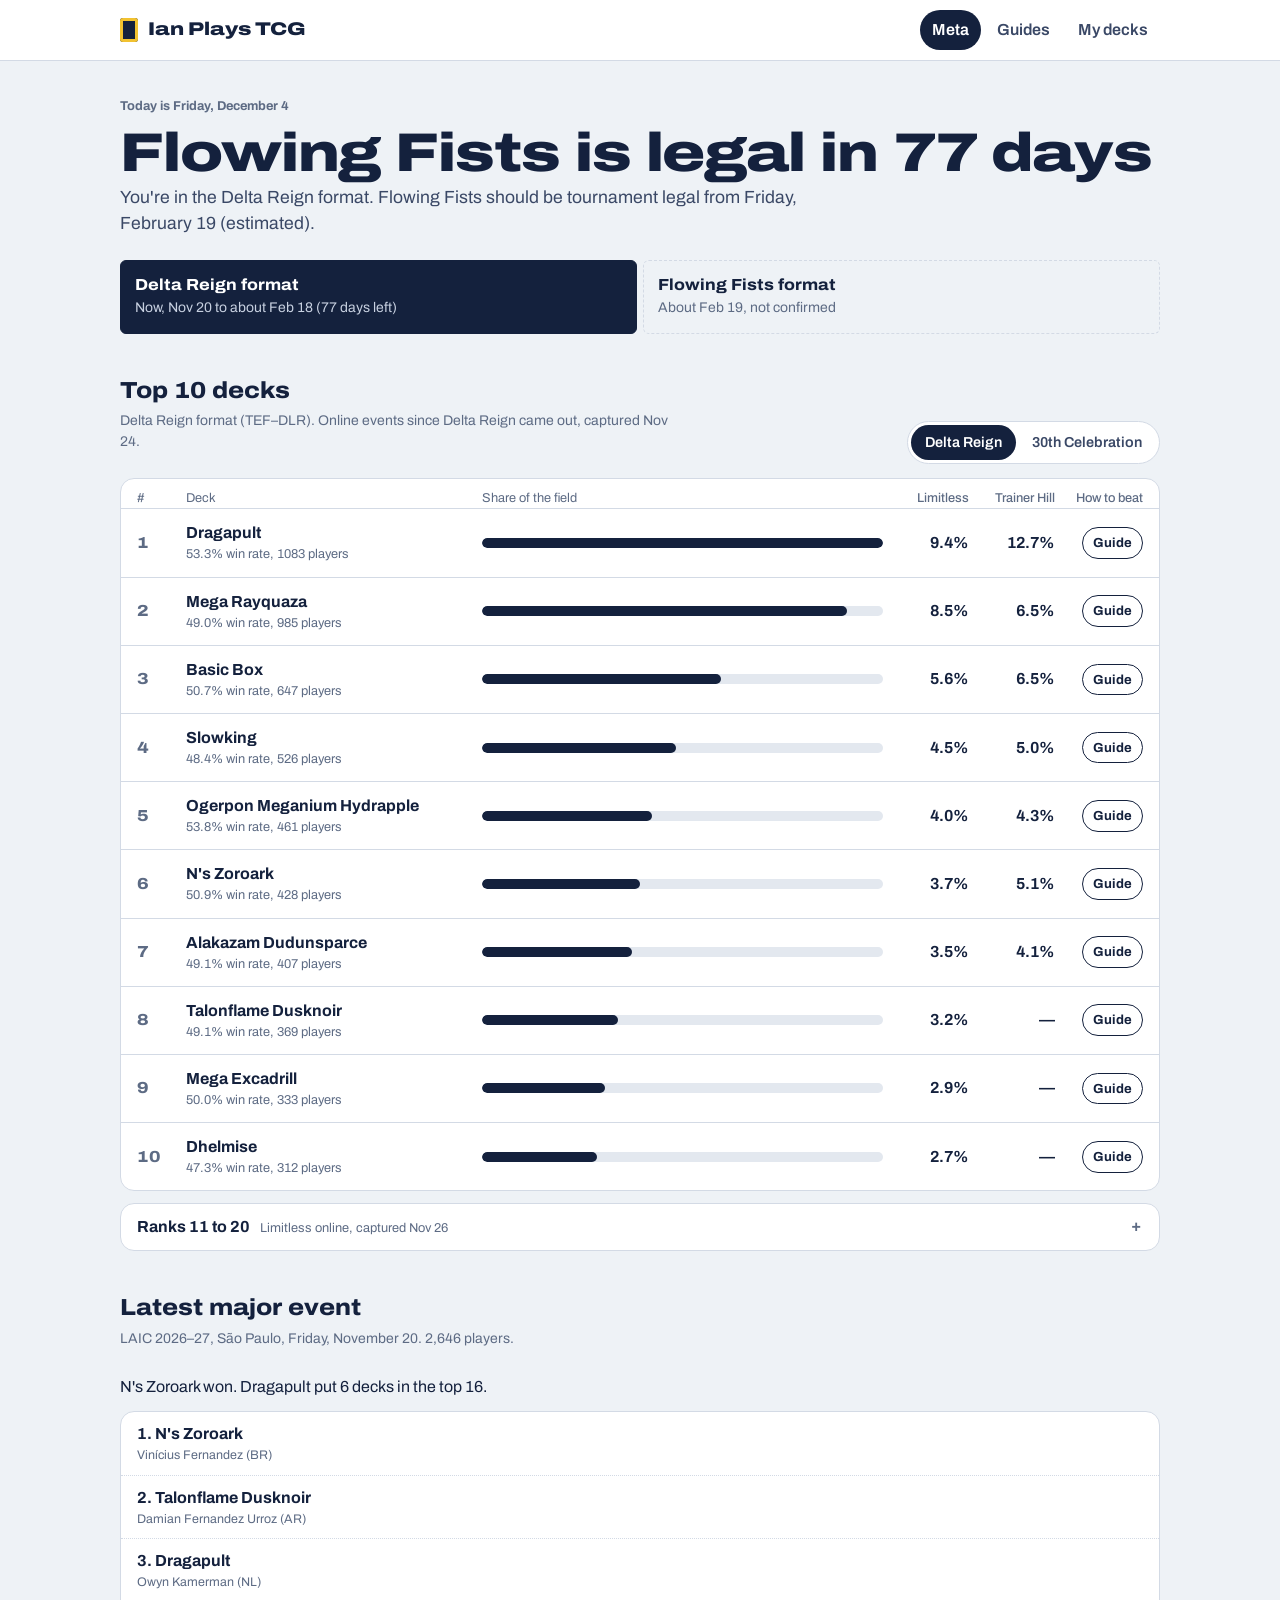
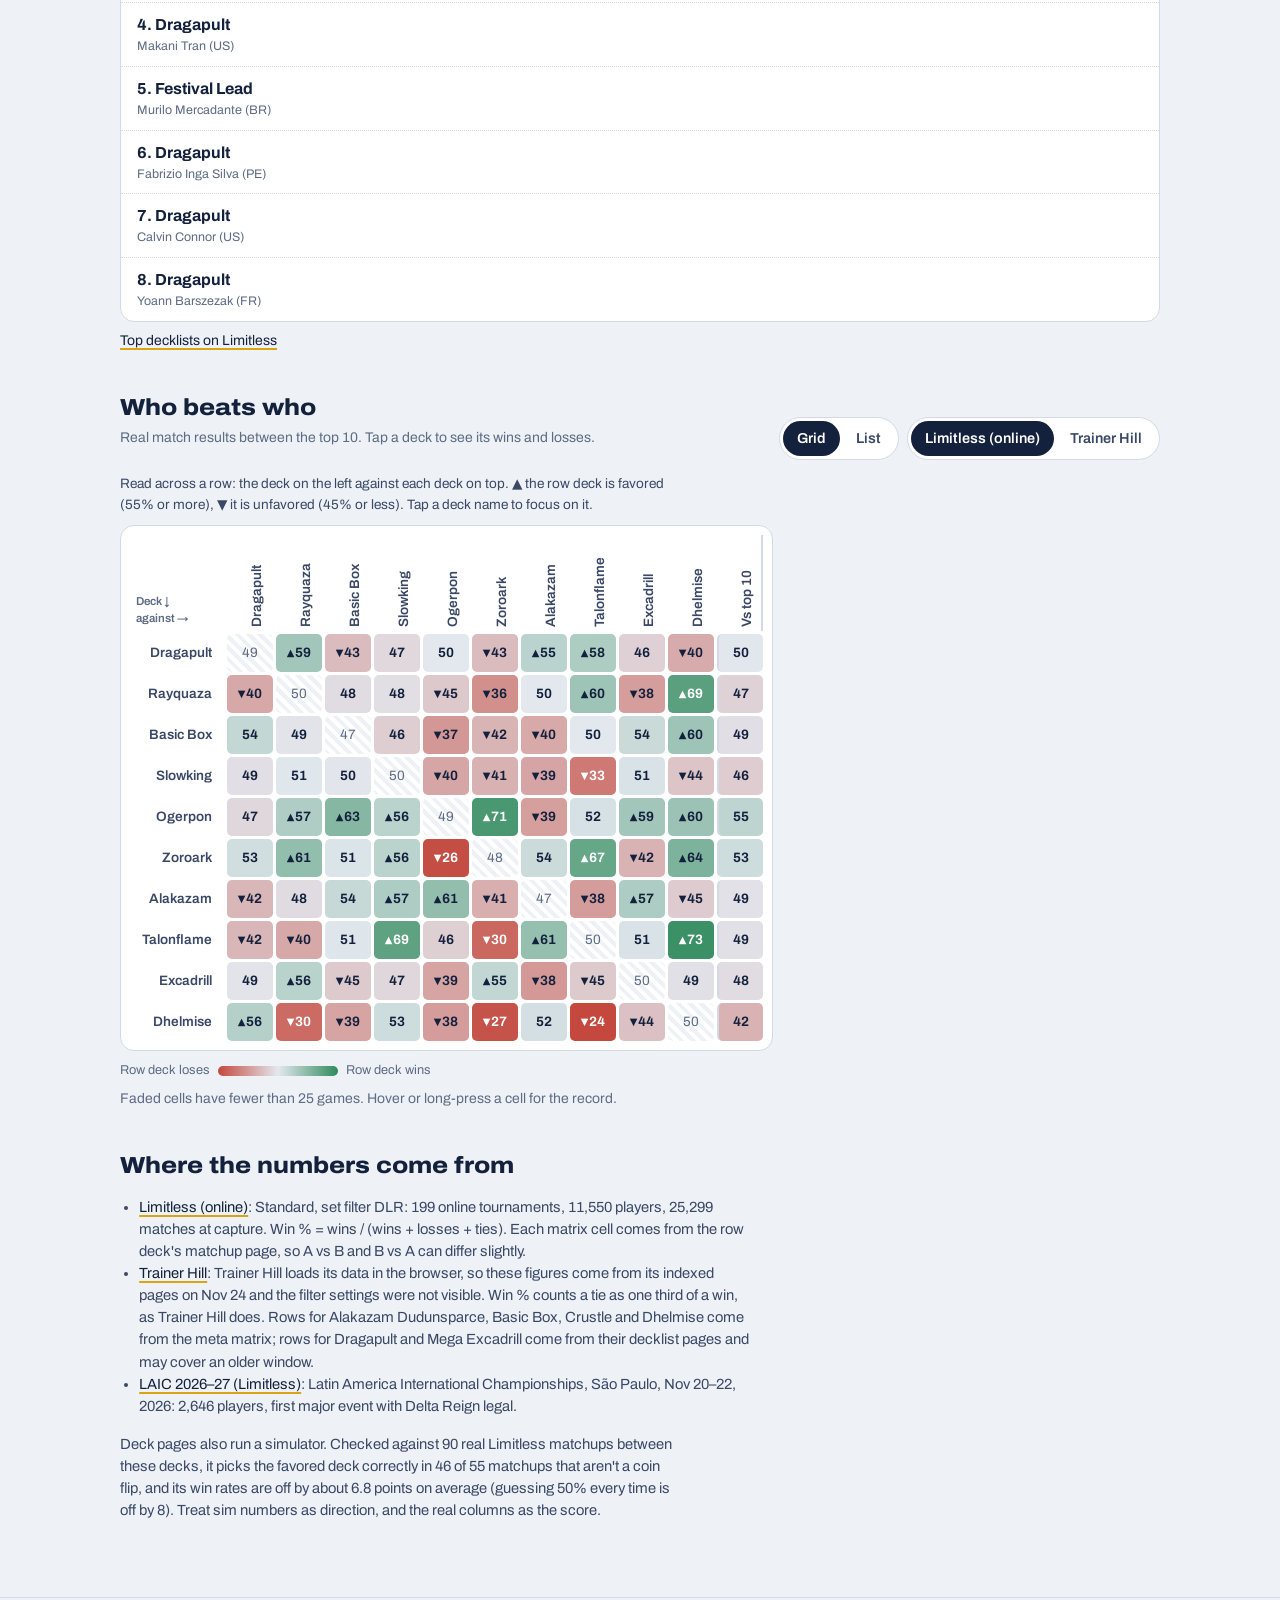
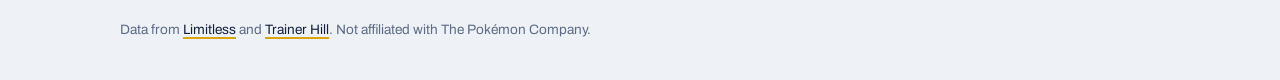
<file: index.html>
<!doctype html>
<html lang="en">
<head>
  <meta charset="utf-8">
  <meta name="viewport" content="width=device-width, initial-scale=1">
  <title>Ian Plays TCG — Meta tracker</title>
  <meta name="description" content="Top Pokémon TCG Standard decks, matchups and the countdown to the next set change.">
  <link rel="preconnect" href="https://fonts.googleapis.com">
  <link rel="preconnect" href="https://fonts.gstatic.com" crossorigin>
  <link href="https://fonts.googleapis.com/css2?family=Archivo:wdth,wght@62..125,100..900&display=swap" rel="stylesheet">
  <link rel="stylesheet" href="assets/style.css">
  <link rel="icon" href="data:image/svg+xml,%3Csvg xmlns='http://www.w3.org/2000/svg' viewBox='0 0 18 24'%3E%3Crect width='18' height='24' rx='3' fill='%2314213d'/%3E%3Crect x='1.5' y='1.5' width='15' height='21' rx='2' fill='none' stroke='%23f2c230' stroke-width='3'/%3E%3C/svg%3E">
</head>
<body>
  <header class="site-head">
    <div class="wrap">
      <a class="wordmark" href="index.html"><span class="chip" aria-hidden="true"></span>Ian Plays TCG</a>
      <nav class="nav" aria-label="Main">
        <a href="index.html">Meta</a>
        <a href="guides.html">Guides</a>
        <a href="decks.html">My decks</a>
      </nav>
    </div>
  </header>

  <main class="wrap">
    <section id="hero" aria-labelledby="countdown">
      <p class="rail-today" id="today"></p>
      <h1 id="countdown">Loading the format…</h1>
      <p class="lede" id="hero-text"></p>
      <div class="rail" id="rail"></div>
    </section>

    <section class="section" id="top" aria-labelledby="top-title">
      <div class="section-head">
        <div>
          <h2 id="top-title">Top 10 decks</h2>
          <p class="small" id="top-sub"></p>
        </div>
        <div class="toggle" role="group" aria-label="Format" id="format-toggle"></div>
      </div>
      <div id="top-list"><p class="loading">Loading decks…</p></div>
    </section>

    <section class="section" id="events" aria-labelledby="events-title" hidden>
      <div class="section-head">
        <div>
          <h2 id="events-title">Latest major event</h2>
          <p class="small" id="events-sub"></p>
        </div>
      </div>
      <div id="events-body"></div>
    </section>

    <section class="section" id="matchups" aria-labelledby="mu-title">
      <div class="section-head">
        <div>
          <h2 id="mu-title">Who beats who</h2>
          <p class="small">Real match results between the top 10. Tap a deck to see its wins and losses.</p>
        </div>
        <div style="display:flex;gap:8px;flex-wrap:wrap">
          <div class="toggle" role="group" aria-label="View" id="view-toggle"></div>
          <div class="toggle" role="group" aria-label="Data source" id="source-toggle"></div>
        </div>
      </div>
      <div id="heat"></div>
    </section>

    <section class="section method" id="method" aria-labelledby="method-title">
      <h2 id="method-title">Where the numbers come from</h2>
      <div id="method-body"></div>
    </section>
  </main>

  <footer class="site-foot">
    <div class="wrap">Data from <a href="https://limitlesstcg.com">Limitless</a> and <a href="https://www.trainerhill.com">Trainer Hill</a>. Not affiliated with The Pokémon Company.</div>
  </footer>

  <script type="module" src="assets/js/meta.js"></script>
</body>
</html>
</file>
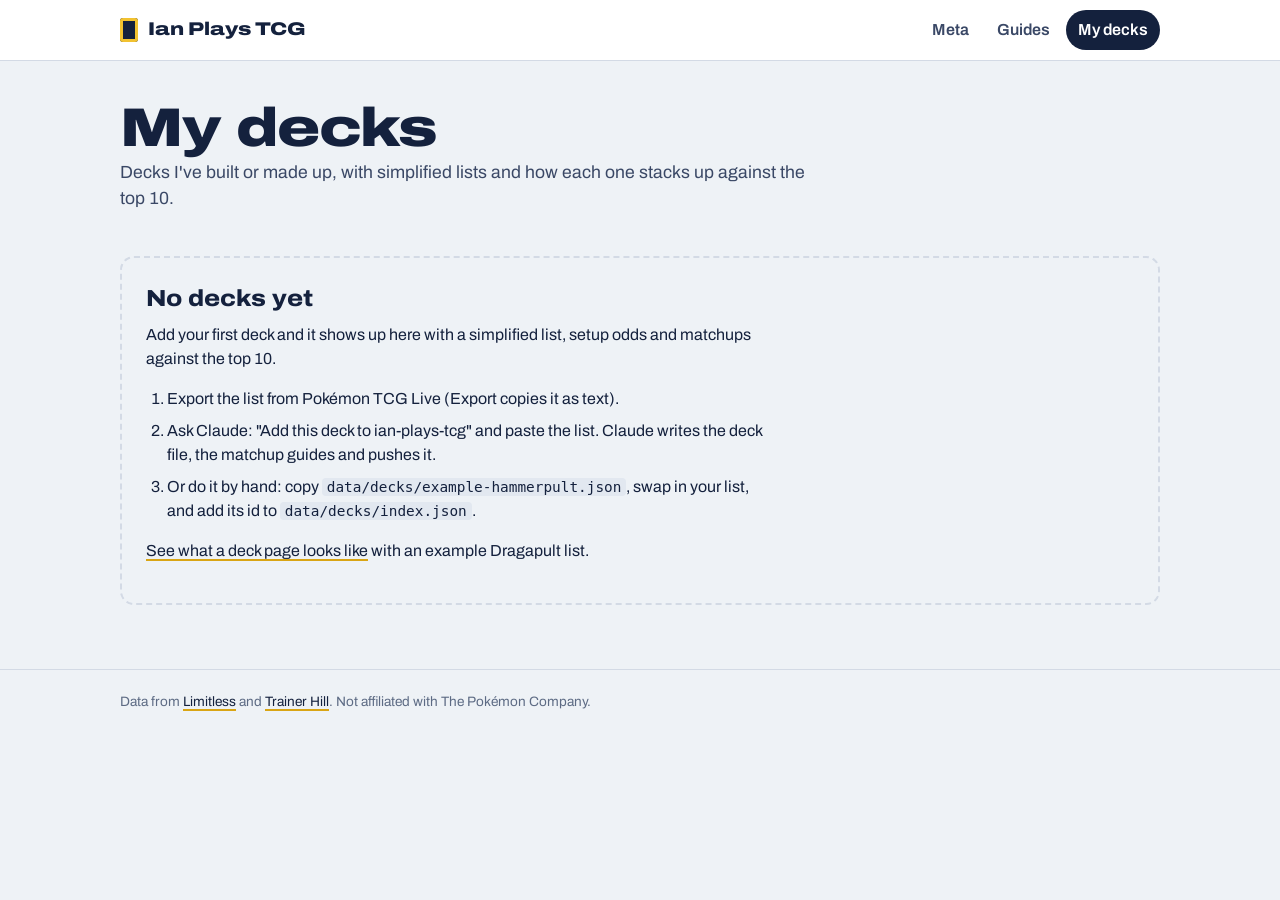
<file: decks.html>
<!doctype html>
<html lang="en">
<head>
  <meta charset="utf-8">
  <meta name="viewport" content="width=device-width, initial-scale=1">
  <title>Ian Plays TCG — My decks</title>
  <meta name="description" content="Decks Ian built, with simplified lists and matchup stats.">
  <link rel="preconnect" href="https://fonts.googleapis.com">
  <link rel="preconnect" href="https://fonts.gstatic.com" crossorigin>
  <link href="https://fonts.googleapis.com/css2?family=Archivo:wdth,wght@62..125,100..900&display=swap" rel="stylesheet">
  <link rel="stylesheet" href="assets/style.css">
  <link rel="icon" href="data:image/svg+xml,%3Csvg xmlns='http://www.w3.org/2000/svg' viewBox='0 0 18 24'%3E%3Crect width='18' height='24' rx='3' fill='%2314213d'/%3E%3Crect x='1.5' y='1.5' width='15' height='21' rx='2' fill='none' stroke='%23f2c230' stroke-width='3'/%3E%3C/svg%3E">
</head>
<body>
  <header class="site-head">
    <div class="wrap">
      <a class="wordmark" href="index.html"><span class="chip" aria-hidden="true"></span>Ian Plays TCG</a>
      <nav class="nav" aria-label="Main">
        <a href="index.html">Meta</a>
        <a href="guides.html">Guides</a>
        <a href="decks.html">My decks</a>
      </nav>
    </div>
  </header>

  <main class="wrap">
    <h1>My decks</h1>
    <p class="lede">Decks I've built or made up, with simplified lists and how each one stacks up against the top 10.</p>
    <div class="section" id="deck-list"><p class="loading">Loading decks…</p></div>
  </main>

  <footer class="site-foot">
    <div class="wrap">Data from <a href="https://limitlesstcg.com">Limitless</a> and <a href="https://www.trainerhill.com">Trainer Hill</a>. Not affiliated with The Pokémon Company.</div>
  </footer>

  <script type="module" src="assets/js/decks.js"></script>
</body>
</html>
</file>
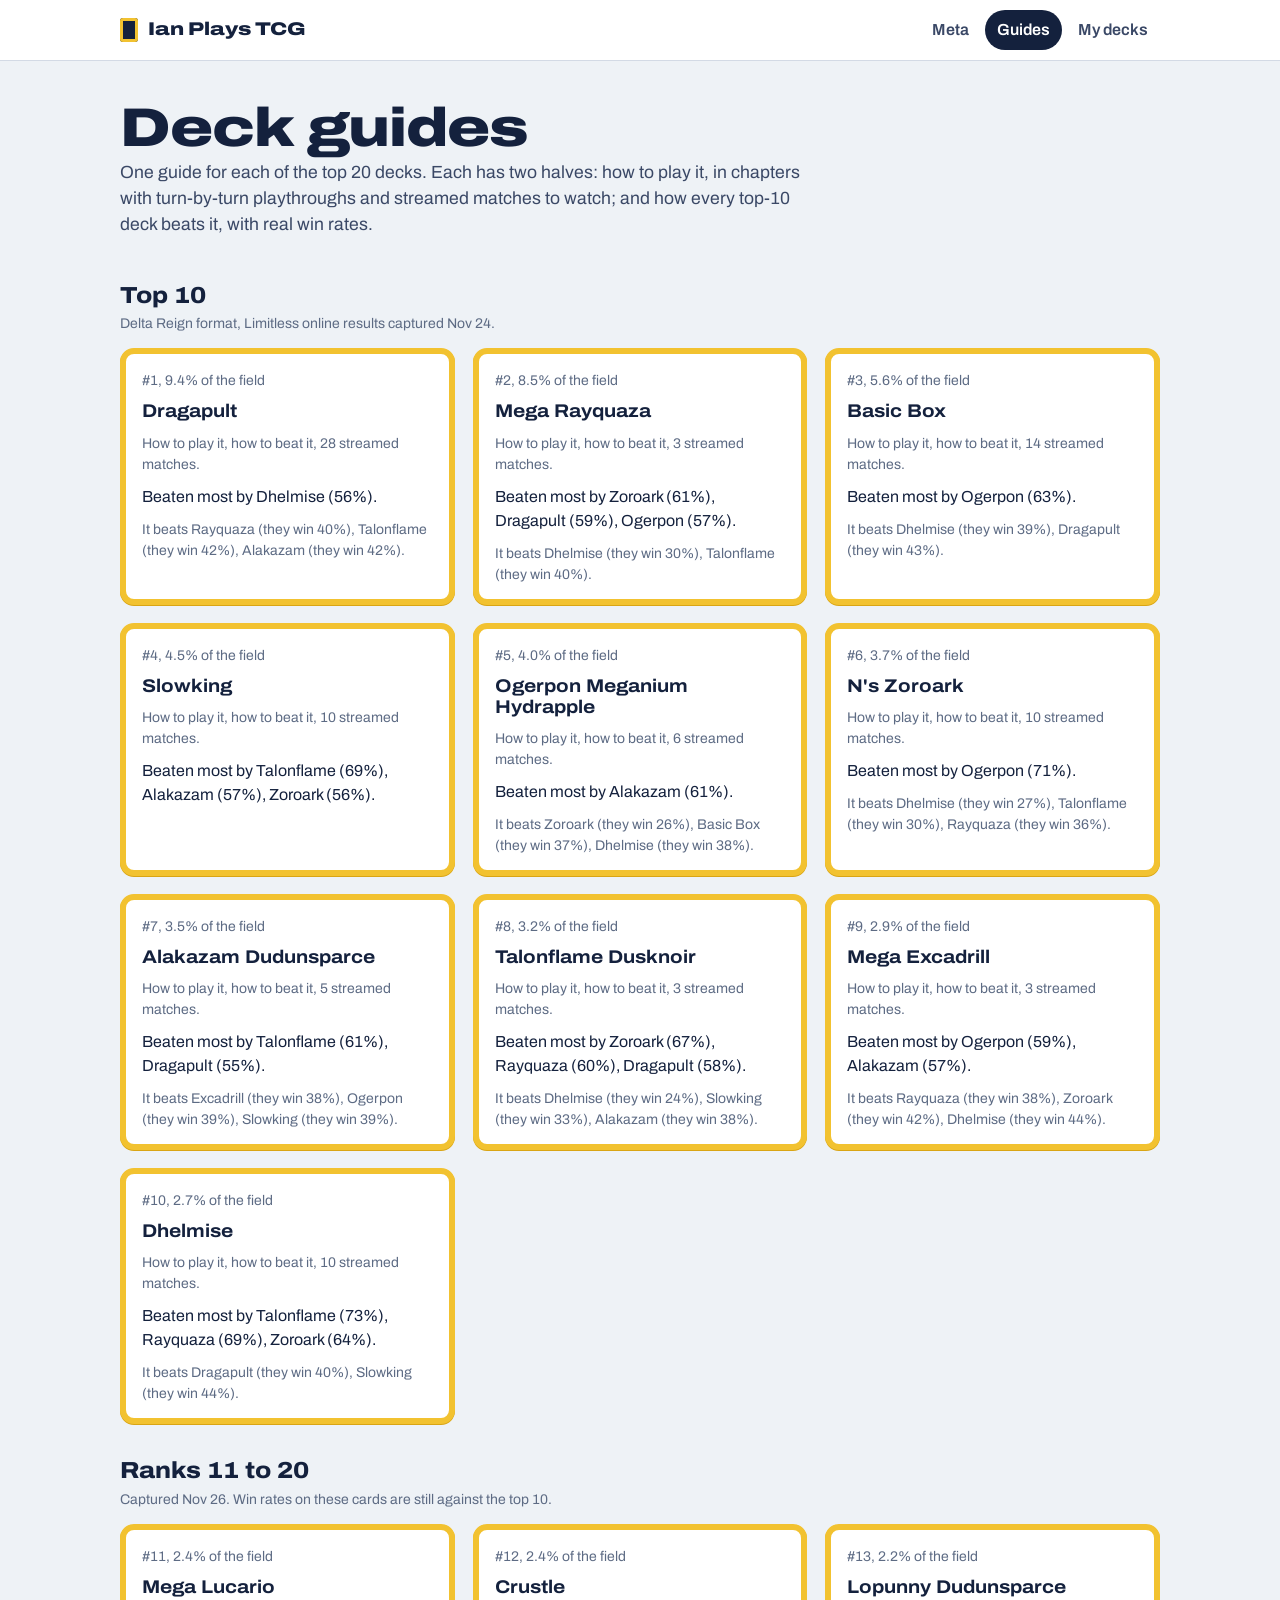
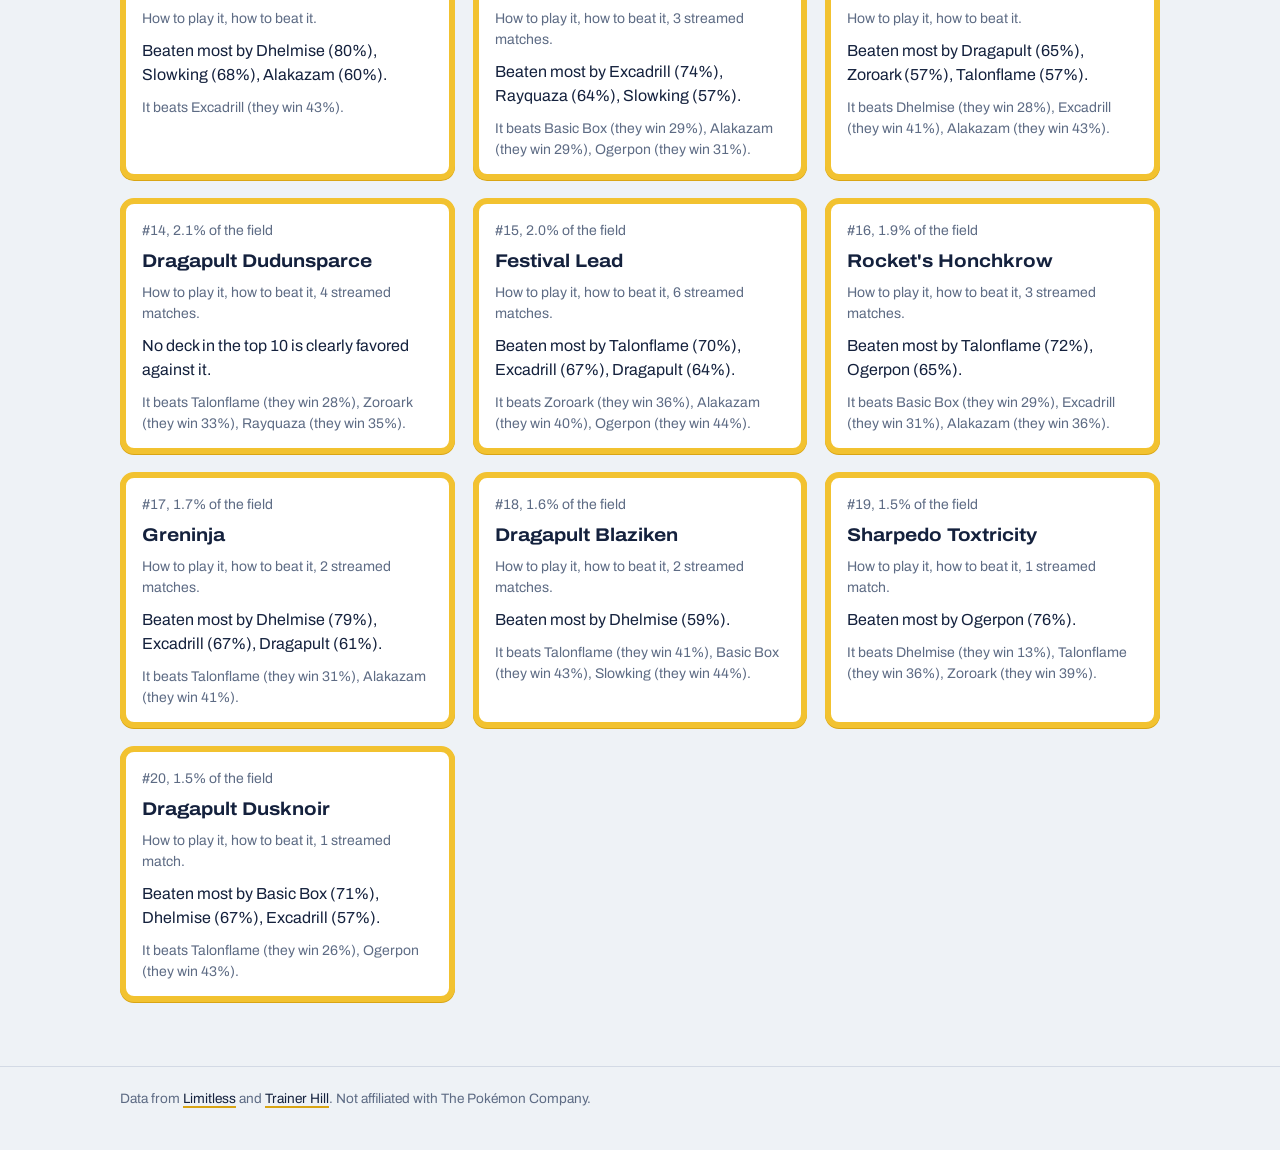
<file: guides.html>
<!doctype html>
<html lang="en">
<head>
  <meta charset="utf-8">
  <meta name="viewport" content="width=device-width, initial-scale=1">
  <title>Ian Plays TCG — Guides</title>
  <meta name="description" content="How to play each top-10 Pokémon TCG deck, with chapters, playthroughs and streamed matches, and how every top deck beats it.">
  <link rel="preconnect" href="https://fonts.googleapis.com">
  <link rel="preconnect" href="https://fonts.gstatic.com" crossorigin>
  <link href="https://fonts.googleapis.com/css2?family=Archivo:wdth,wght@62..125,100..900&display=swap" rel="stylesheet">
  <link rel="stylesheet" href="assets/style.css">
  <link rel="icon" href="data:image/svg+xml,%3Csvg xmlns='http://www.w3.org/2000/svg' viewBox='0 0 18 24'%3E%3Crect width='18' height='24' rx='3' fill='%2314213d'/%3E%3Crect x='1.5' y='1.5' width='15' height='21' rx='2' fill='none' stroke='%23f2c230' stroke-width='3'/%3E%3C/svg%3E">
</head>
<body>
  <header class="site-head">
    <div class="wrap">
      <a class="wordmark" href="index.html"><span class="chip" aria-hidden="true"></span>Ian Plays TCG</a>
      <nav class="nav" aria-label="Main">
        <a href="index.html">Meta</a>
        <a href="guides.html">Guides</a>
        <a href="decks.html">My decks</a>
      </nav>
    </div>
  </header>

  <main class="wrap">
    <h1>Deck guides</h1>
    <p class="lede">One guide for each of the top 20 decks. Each has two halves: how to play it, in chapters with turn-by-turn playthroughs and streamed matches to watch; and how every top-10 deck beats it, with real win rates.</p>
    <div class="section" id="guide-list"><p class="loading">Loading guides…</p></div>
  </main>

  <footer class="site-foot">
    <div class="wrap">Data from <a href="https://limitlesstcg.com">Limitless</a> and <a href="https://www.trainerhill.com">Trainer Hill</a>. Not affiliated with The Pokémon Company.</div>
  </footer>

  <script type="module" src="assets/js/guides.js"></script>
</body>
</html>
</file>
<file: assets/style.css>
/* Ian Plays TCG — one stylesheet for all pages.
   Look: binder-page paper, navy ink, and the yellow card border as the one loud accent. */

:root {
  --paper: #eef2f6;
  --surface: #ffffff;
  --ink: #14213d;
  --ink-soft: #3a4866;
  --muted: #5d6b84;
  --line: #d3dae5;
  --frame: #f2c230;
  --frame-deep: #d9a514;
  --win: #2f8a5b;
  --win-soft: #d8efe2;
  --lose: #c4483d;
  --lose-soft: #f6dcd8;
  --even: #e3e8ef;
  --focus: #2b6de0;
  --radius-card: 14px;
  --radius-small: 6px;
  --font: 'Archivo', system-ui, -apple-system, 'Segoe UI', Roboto, sans-serif;
  --measure: 70ch;
}

* { box-sizing: border-box; }

html { -webkit-text-size-adjust: 100%; }

body {
  margin: 0;
  background: var(--paper);
  color: var(--ink);
  font-family: var(--font);
  font-size: 16px;
  line-height: 1.5;
  font-variant-numeric: tabular-nums;
}

a { color: var(--ink); text-decoration-color: var(--frame-deep); text-decoration-thickness: 2px; text-underline-offset: 3px; }
a:hover { text-decoration-color: var(--ink); }

:focus-visible { outline: 3px solid var(--focus); outline-offset: 2px; border-radius: 4px; }

.wrap { max-width: 1080px; margin: 0 auto; padding: 0 20px; }

/* ---------- Header ---------- */
.site-head { border-bottom: 1px solid var(--line); background: var(--surface); }
.site-head .wrap { display: flex; align-items: center; justify-content: space-between; gap: 16px; min-height: 60px; }
.wordmark {
  font-weight: 850;
  font-stretch: 125%;
  font-size: 1.15rem;
  letter-spacing: -0.01em;
  text-decoration: none;
  display: inline-flex;
  align-items: center;
  gap: 10px;
}
.wordmark .chip { width: 18px; height: 24px; border-radius: 3px; background: var(--ink); box-shadow: inset 0 0 0 3px var(--frame); }
.nav { display: flex; gap: 4px; }
.nav a { text-decoration: none; padding: 8px 12px; border-radius: 999px; font-weight: 600; color: var(--ink-soft); }
.nav a[aria-current='page'] { background: var(--ink); color: #fff; }

main.wrap { padding-top: 36px; padding-bottom: 64px; }

h1, h2, h3 { line-height: 1.15; margin: 0; }
h1 { font-size: clamp(2rem, 5.5vw, 3.4rem); font-weight: 850; font-stretch: 125%; letter-spacing: -0.02em; }
h2 { font-size: 1.45rem; font-weight: 800; font-stretch: 112%; margin-bottom: 6px; }
h3 { font-size: 1.05rem; font-weight: 700; }
p { margin: 0 0 12px; max-width: var(--measure); }
.lede { font-size: 1.1rem; color: var(--ink-soft); }
.small { font-size: 0.875rem; color: var(--muted); }
.section { margin-top: 44px; }
.section-head { display: flex; flex-wrap: wrap; align-items: end; justify-content: space-between; gap: 12px; margin-bottom: 14px; }

/* ---------- Format rail (meta page hero) ---------- */
.rail { margin-top: 22px; }
.rail-track { display: grid; gap: 6px; position: relative; }
.rail-seg {
  position: relative;
  border-radius: var(--radius-small);
  padding: 12px 14px 12px;
  background: var(--surface);
  border: 1px solid var(--line);
  min-height: 74px;
}
.rail-seg.now { background: var(--ink); color: #fff; border-color: var(--ink); }
.rail-seg.now .small { color: #c7d0e0; }
.rail-seg.next { box-shadow: inset 0 0 0 3px var(--frame); border-color: var(--frame); }
.rail-seg .seg-name { font-weight: 750; font-stretch: 110%; }
.rail-seg.est { border-style: dashed; background: transparent; }
.rail-today { font-weight: 700; font-size: 0.8rem; margin-bottom: 6px; color: var(--muted); }

/* ---------- Tabs / toggles ---------- */
.toggle { display: inline-flex; background: var(--surface); border: 1px solid var(--line); border-radius: 999px; padding: 3px; gap: 2px; }
.toggle button {
  font: inherit; font-weight: 600; font-size: 0.9rem; border: 0; background: transparent; color: var(--ink-soft);
  padding: 7px 14px; border-radius: 999px; cursor: pointer;
}
.toggle button[aria-pressed='true'] { background: var(--ink); color: #fff; }

/* ---------- Top decks list ---------- */
.decks-table { background: var(--surface); border: 1px solid var(--line); border-radius: var(--radius-card); overflow: hidden; }
.deck-row { border-top: 1px solid var(--line); }
.deck-row:first-child { border-top: 0; }
.deck-row > summary {
  list-style: none; cursor: pointer; display: grid; align-items: center; gap: 14px;
  grid-template-columns: 2.2rem minmax(0, 1.4fr) minmax(0, 2fr) 4.5rem 4.5rem;
  padding: 12px 16px;
}
.deck-row > summary::-webkit-details-marker { display: none; }
.deck-row[open] > summary { background: #f7f9fb; }
.rank { font-weight: 800; font-stretch: 115%; color: var(--muted); }
.deck-name { font-weight: 700; }
.deck-name small { display: block; font-weight: 400; color: var(--muted); font-size: 0.8rem; }
.bar { height: 10px; background: var(--even); border-radius: 999px; overflow: hidden; }
.bar > span { display: block; height: 100%; background: var(--ink); border-radius: 999px; }
.num { text-align: right; font-weight: 650; }
.num small { display: block; font-weight: 400; color: var(--muted); font-size: 0.75rem; }
.cols-head { display: grid; grid-template-columns: 2.2rem minmax(0, 1.4fr) minmax(0, 2fr) 4.5rem 4.5rem; gap: 14px; padding: 10px 16px 0; font-size: 0.8rem; color: var(--muted); }
.cols-head .num { font-weight: 500; }
.profile { padding: 4px 16px 18px 3.4rem; display: grid; gap: 16px; grid-template-columns: repeat(auto-fit, minmax(240px, 1fr)); }
.profile ul { margin: 0; padding-left: 1.1em; }
.profile li { margin-bottom: 6px; }
.chips { display: flex; flex-wrap: wrap; gap: 6px; }
.chip-card { font-size: 0.8rem; padding: 3px 9px; border-radius: 4px; background: var(--paper); border: 1px solid var(--line); }

/* ---------- Matchup heatmap ---------- */
.grid-scroll { width: fit-content; max-width: 100%; overflow-x: auto; background: var(--surface); border: 1px solid var(--line); border-radius: var(--radius-card); }
table.heat { border-collapse: separate; border-spacing: 3px; font-size: 0.85rem; padding: 6px; }
table.heat th { font-weight: 600; color: var(--ink-soft); padding: 4px 6px; white-space: nowrap; }
table.heat thead th { writing-mode: vertical-rl; transform: rotate(180deg); text-align: left; height: 96px; vertical-align: bottom; }
table.heat tbody th { text-align: right; position: sticky; left: 0; background: var(--surface); z-index: 1; }
table.heat td { width: 46px; min-width: 46px; height: 38px; text-align: center; border-radius: 5px; font-weight: 650; }
table.heat td.self { background: repeating-linear-gradient(45deg, var(--paper), var(--paper) 4px, #fff 4px, #fff 8px); color: var(--muted); font-weight: 400; }
table.heat td.na { color: #9aa6b8; font-weight: 400; background: #f5f7fa; }
.legend { display: flex; align-items: center; gap: 8px; font-size: 0.8rem; color: var(--muted); }
.legend .swatch { width: 120px; height: 10px; border-radius: 999px; background: linear-gradient(90deg, var(--lose), var(--even), var(--win)); }

/* ---------- My decks ---------- */
.deck-cards { display: grid; gap: 18px; grid-template-columns: repeat(auto-fill, minmax(280px, 1fr)); }
.tcg-card {
  background: var(--surface);
  border-radius: var(--radius-card);
  border: 6px solid var(--frame);
  padding: 16px 16px 14px;
  display: flex; flex-direction: column; gap: 10px;
  text-decoration: none;
  box-shadow: 0 1px 0 var(--frame-deep);
}
.tcg-card h3 { font-stretch: 112%; font-size: 1.15rem; }
.status { display: inline-block; font-size: 0.75rem; font-weight: 700; padding: 2px 8px; border-radius: 999px; background: var(--even); color: var(--ink-soft); }
.status.ready { background: var(--win-soft); color: var(--win); }
.status.retired { background: #ececec; color: #777; }
.empty {
  border: 2px dashed var(--line); border-radius: var(--radius-card); padding: 28px 24px; background: transparent;
}
.empty h2 { margin-bottom: 10px; }
.empty ol { padding-left: 1.3em; max-width: var(--measure); }
.empty li { margin-bottom: 8px; }
code { font-size: 0.9em; background: #e2e8f0; padding: 1px 5px; border-radius: 4px; }

/* ---------- Deck page ---------- */
.deck-hero { display: grid; gap: 24px; grid-template-columns: minmax(0, 1.25fr) minmax(0, 1fr); align-items: start; }
.deck-hero h1 { font-size: clamp(1.9rem, 4.6vw, 3rem); }
.banner { background: var(--ink); color: #fff; border-radius: var(--radius-small); padding: 10px 14px; margin-bottom: 18px; font-size: 0.95rem; }
.banner a { color: #fff; }
.list-card { background: var(--surface); border-radius: var(--radius-card); border: 6px solid var(--frame); padding: 16px 18px; }
.list-card h2 { font-size: 1.1rem; }
.list-group { margin-top: 12px; }
.list-group h3 { font-size: 0.85rem; color: var(--muted); font-weight: 600; margin-bottom: 4px; display: flex; justify-content: space-between; }
.list-line { display: flex; justify-content: space-between; gap: 12px; padding: 3px 0; border-bottom: 1px dotted var(--line); }
.list-line:last-child { border-bottom: 0; }
.list-line .ct { font-weight: 750; min-width: 3.5em; text-align: right; }
.list-line .detail { display: block; font-size: 0.78rem; color: var(--muted); }
.btn {
  font: inherit; font-weight: 650; font-size: 0.9rem; cursor: pointer; border-radius: 999px; padding: 8px 14px;
  border: 1px solid var(--ink); background: var(--surface); color: var(--ink);
}
.btn.primary { background: var(--ink); color: #fff; }

.stat-strip { display: grid; grid-template-columns: repeat(3, 1fr); gap: 1px; background: var(--line); border: 1px solid var(--line); border-radius: var(--radius-card); overflow: hidden; }
.stat-strip > div { background: var(--surface); padding: 12px 14px; }
.stat-strip .v { font-size: 1.5rem; font-weight: 800; font-stretch: 112%; }
.stat-strip .k { font-size: 0.8rem; color: var(--muted); }

.odds { width: 100%; border-collapse: collapse; font-size: 0.9rem; margin-top: 8px; }
.odds th, .odds td { padding: 6px 4px; text-align: right; border-bottom: 1px solid var(--line); }
.odds th:first-child, .odds td:first-child { text-align: left; }
.odds th { font-weight: 600; color: var(--muted); font-size: 0.8rem; }

/* Matchup list */
.mu-head { display: grid; grid-template-columns: minmax(0, 1.3fr) minmax(0, 1.8fr) 5rem 5rem; gap: 16px; padding: 0 16px 6px; font-size: 0.8rem; color: var(--muted); }
.mu-list { display: grid; gap: 10px; }
.mu { background: var(--surface); border: 1px solid var(--line); border-radius: var(--radius-card); }
.mu > summary {
  list-style: none; cursor: pointer; padding: 14px 16px; display: grid; gap: 10px 16px; align-items: center;
  grid-template-columns: minmax(0, 1.3fr) minmax(0, 1.8fr) 5rem 5rem;
}
.mu > summary::-webkit-details-marker { display: none; }
.mu[open] > summary { border-bottom: 1px solid var(--line); }
.mu .opp { font-weight: 750; }
.mu .opp small { display: block; font-weight: 400; color: var(--muted); font-size: 0.78rem; }
.wr-bar { position: relative; height: 22px; background: var(--even); border-radius: 4px; overflow: hidden; }
.wr-bar .fill { position: absolute; inset: 0 auto 0 0; border-radius: 4px; }
.wr-bar .mid { position: absolute; left: 50%; top: -2px; bottom: -2px; width: 2px; background: var(--ink); opacity: 0.35; }
.wr-bar .label { position: absolute; inset: 0; display: flex; align-items: center; padding-left: 8px; font-weight: 750; font-size: 0.85rem; }
.mu-body { padding: 6px 16px 16px; }
.sub { border-top: 1px solid var(--line); }
.sub:first-child { border-top: 0; }
.sub > summary { cursor: pointer; padding: 12px 0; font-weight: 700; display: flex; justify-content: space-between; gap: 12px; }
.sub > summary::after { content: '+'; font-weight: 800; color: var(--muted); }
.sub[open] > summary::after { content: '–'; }
.sub > summary::-webkit-details-marker { display: none; }
.sub ul, .sub ol { margin: 0 0 12px; padding-left: 1.2em; max-width: var(--measure); }
.sub li { margin-bottom: 6px; }
.factor { display: grid; grid-template-columns: minmax(0, 1fr) 7rem 2.8rem; gap: 10px; align-items: center; padding: 4px 0; font-size: 0.92rem; }
.factor .bar > span { background: var(--win); }
.factor.loss .bar > span { background: var(--lose); }
.factor .num { font-weight: 650; font-size: 0.85rem; }
.two-col { display: grid; gap: 18px; grid-template-columns: repeat(auto-fit, minmax(260px, 1fr)); }

/* Prize maps: each KO is a stack of prize cards. */
.prize-map { display: inline-flex; gap: 7px; align-items: flex-end; vertical-align: middle; }
.prize-ko { display: inline-flex; gap: 2px; }
.prize { width: 11px; height: 15px; border-radius: 2px; background: var(--ink); box-shadow: inset 0 0 0 2px var(--frame); }
.prize.gift { background: var(--paper); box-shadow: inset 0 0 0 2px var(--line); }
.maps { display: grid; gap: 8px; margin-bottom: 12px; }
.maps .row { display: flex; align-items: center; gap: 12px; font-size: 0.9rem; }

.note { background: #f7f9fb; border-left: 4px solid var(--frame); padding: 10px 14px; border-radius: 0 var(--radius-small) var(--radius-small) 0; font-size: 0.9rem; color: var(--ink-soft); max-width: var(--measure); }
.method p, .method li { font-size: 0.92rem; color: var(--ink-soft); }
.method ul { padding-left: 1.2em; max-width: var(--measure); }
footer.site-foot { border-top: 1px solid var(--line); padding: 22px 0 40px; font-size: 0.85rem; color: var(--muted); }

.loading { color: var(--muted); font-style: italic; }

@media (max-width: 760px) {
  .deck-row > summary, .cols-head { grid-template-columns: 1.6rem minmax(0, 1fr) 4rem 4rem; }
  .deck-row > summary .share-bar, .cols-head .share-bar { display: none; }
  .profile { padding-left: 16px; }
  .deck-hero { grid-template-columns: 1fr; }
  .mu > summary, .mu-head { grid-template-columns: minmax(0, 1fr) 4.2rem 4.2rem; }
  .mu-head .sim-col { display: none; }
  .stat-strip > div { padding: 10px; }
  .stat-strip .k { font-size: 0.75rem; }
  .mu > summary .wr-bar { grid-column: 1 / -1; grid-row: 2; }
  .stat-strip .v { font-size: 1.25rem; }
}

@media (prefers-reduced-motion: no-preference) {
  .mu-body, .profile { animation: open 160ms ease-out; }
  @keyframes open { from { opacity: 0; transform: translateY(-4px); } to { opacity: 1; transform: none; } }
}

/* ---------- Who-beats-who (guide page) ---------- */
.dv-list { background: var(--surface); border: 1px solid var(--line); border-radius: var(--radius-card); overflow: hidden; }
.dv-head, .dv-row { display: grid; grid-template-columns: minmax(0, 1.2fr) minmax(0, 2fr) 6.5rem; gap: 14px; align-items: center; padding: 10px 16px; }
.dv-head { font-size: 0.8rem; color: var(--muted); padding-bottom: 4px; }
.dv-axis { display: flex; justify-content: space-between; }
.dv-row { border-top: 1px solid var(--line); text-decoration: none; }
.dv-row:hover { background: #f7f9fb; }
.dv-name { font-weight: 700; }
.dv-bar { position: relative; height: 18px; background: var(--even); border-radius: 4px; }
.dv-fill { position: absolute; top: 0; bottom: 0; border-radius: 4px; background: var(--muted); }
.dv-bar.fav .dv-fill { background: var(--win); }
.dv-bar.unfav .dv-fill { background: var(--lose); }
.dv-mid { position: absolute; left: 50%; top: -3px; bottom: -3px; width: 2px; background: var(--ink); }
.dv-num { text-align: right; font-weight: 750; }
.dv-num small { display: block; font-weight: 400; font-size: 0.75rem; color: var(--muted); }

.pill { display: inline-block; font-size: 0.78rem; font-weight: 700; padding: 3px 10px; border-radius: 999px; background: var(--even); color: var(--ink-soft); justify-self: start; }
.pill.fav { background: var(--win-soft); color: var(--win); }
.pill.unfav { background: var(--lose-soft); color: var(--lose); }
.mu > summary.vs-summary { grid-template-columns: minmax(0, 1.4fr) minmax(0, 1fr) 5rem; }

/* ---------- Top 10 guide links ---------- */
.deck-row > summary, .cols-head { grid-template-columns: 2.2rem minmax(0, 1.4fr) minmax(0, 2fr) 4.5rem 4.5rem 4.6rem; }
.guide-link { justify-self: end; font-size: 0.82rem; font-weight: 700; text-decoration: none; padding: 5px 10px; border-radius: 999px; border: 1px solid var(--ink); background: var(--surface); }
.guide-link:hover { background: var(--ink); color: #fff; }

/* Ranks 11 to 20, folded under the top 10 */
.next-ten { margin-top: 12px; }
.next-ten > summary {
  list-style: none; cursor: pointer; display: flex; align-items: baseline; flex-wrap: wrap; gap: 4px 10px; position: relative;
  padding: 11px 44px 11px 16px; font-weight: 700; background: var(--surface); border: 1px solid var(--line); border-radius: var(--radius-card);
}
.next-ten > summary::-webkit-details-marker { display: none; }
.next-ten > summary::after { content: '+'; position: absolute; right: 18px; top: 10px; font-weight: 800; color: var(--muted); }
.next-ten[open] > summary::after { content: '–'; }
.next-ten > summary small { font-weight: 400; font-size: 0.8rem; color: var(--muted); }
.next-ten[open] > summary { margin-bottom: 10px; }
.next-ten > summary:focus-visible { outline: 3px solid var(--frame); outline-offset: 2px; }
.guides-group + .guides-group { margin-top: 34px; }
.guides-group > h2 { margin-bottom: 4px; }
.guides-group > p.small { margin: 0 0 14px; }

/* ---------- Matchup chart: who beats who ---------- */
.heat-caption { font-size: 0.85rem; color: var(--ink-soft); margin: 0 0 10px; max-width: var(--measure); }
.heat-caption b { font-weight: 700; }
table.heat th.corner { writing-mode: horizontal-tb; transform: none; font-size: 0.72rem; color: var(--muted); font-weight: 600; text-align: left; vertical-align: bottom; height: auto; }
table.heat tbody th button { font: inherit; font-weight: 600; color: var(--ink-soft); background: none; border: 0; padding: 4px 6px; border-radius: 6px; cursor: pointer; text-align: right; width: 100%; }
table.heat tbody th button:hover, table.heat tbody th button[aria-pressed='true'] { background: var(--ink); color: #fff; }
table.heat td .mk { font-size: 0.62rem; margin-right: 1px; vertical-align: 1px; }
table.heat td.overall, table.heat th.overall { border-left: 2px solid var(--line); }
table.heat.focused td, table.heat.focused tbody th { opacity: 0.28; }
table.heat.focused td.hl, table.heat.focused tbody th.hl { opacity: 1; }
table.heat.focused thead th.hl { color: var(--ink); font-weight: 800; }
.focus-note { margin-top: 12px; background: var(--surface); border: 1px solid var(--line); border-left: 4px solid var(--frame); border-radius: 0 var(--radius-small) var(--radius-small) 0; padding: 10px 14px; max-width: 760px; }
.focus-note p { margin: 0 0 4px; }

.wbw { display: grid; gap: 10px; }
.wbw-row { background: var(--surface); border: 1px solid var(--line); border-radius: var(--radius-card); padding: 12px 16px; display: grid; grid-template-columns: minmax(0, 11rem) minmax(0, 1fr); gap: 6px 16px; align-items: start; }
.wbw-row h3 { font-size: 1rem; }
.wbw-row h3 small { display: block; font-weight: 400; color: var(--muted); font-size: 0.78rem; }
.wbw-line { display: flex; flex-wrap: wrap; gap: 6px; align-items: center; font-size: 0.85rem; }
.wbw-line > .lbl { color: var(--muted); min-width: 4.8rem; }
.mchip { padding: 2px 9px; border-radius: 999px; font-weight: 650; font-size: 0.8rem; }
.mchip.fav { background: var(--win-soft); color: var(--win); }
.mchip.unfav { background: var(--lose-soft); color: var(--lose); }
.mchip.even { background: var(--even); color: var(--ink-soft); }

@media (max-width: 760px) {
  .deck-row > summary, .cols-head { grid-template-columns: 1.6rem minmax(0, 1fr) 3.6rem 3.6rem 4rem; }
  .dv-head, .dv-row { grid-template-columns: minmax(0, 1fr) 5.2rem; }
  .dv-head .dv-axis { display: none; }
  .dv-row .dv-bar { grid-column: 1 / -1; grid-row: 2; }
  .mu > summary.vs-summary { grid-template-columns: minmax(0, 1fr) 4.2rem; }
  .mu > summary.vs-summary .pill { grid-row: 2; }
  .wbw-row { grid-template-columns: 1fr; }
}

@media (max-width: 480px) {
  .site-head .wrap { gap: 8px; padding: 0 14px; }
  .wordmark { font-size: 0.98rem; white-space: nowrap; gap: 8px; }
  .nav a { padding: 6px 9px; font-size: 0.88rem; white-space: nowrap; }
}

/* ---------- Guide pages: long-form chapters ----------
   One loud idea: each playthrough is a timeline of turn cards, yours framed in yellow, theirs in navy.
   The chapter numbers reuse the wordmark's card chip. Everything else stays quiet so the text reads. */
.crumbs { margin: 0 0 8px; }
.guide-sub { font-size: 1.15rem; font-weight: 700; font-stretch: 112%; color: var(--ink-soft); margin: 8px 0 0; }
.guide-head .lede { margin-top: 12px; max-width: var(--measure); }
.guide-meta { margin: 8px 0 0; max-width: var(--measure); }

.guide-layout { display: grid; grid-template-columns: minmax(0, 1fr); gap: 28px; margin-top: 28px; }
.guide-main { min-width: 0; }
.toc-box { background: var(--surface); border: 1px solid var(--line); border-radius: var(--radius-card); padding: 0 14px 10px; }
.toc-box > summary { cursor: pointer; font-weight: 800; padding: 12px 0 6px; display: flex; justify-content: space-between; align-items: baseline; gap: 8px; list-style: none; }
.toc-box > summary::-webkit-details-marker { display: none; }
.toc-box > summary .small { margin-left: auto; }
.toc-box > summary::after { content: '+'; color: var(--muted); font-weight: 800; }
.toc-box[open] > summary::after { content: '–'; }
.toc-label { margin: 10px 0 2px; font-size: 0.8rem; font-weight: 700; color: var(--muted); }
.toc ol { list-style: none; margin: 0; padding: 0; }
.toc li a { display: grid; grid-template-columns: 1.7rem 1fr; gap: 6px; align-items: center; padding: 5px 0; text-decoration: none; font-size: 0.92rem; line-height: 1.3; }
.toc li a:hover { text-decoration: underline; text-decoration-color: var(--frame-deep); }
.toc-n { display: inline-grid; place-items: center; width: 1.45rem; height: 1.45rem; border-radius: 4px; background: var(--paper); font-size: 0.75rem; font-weight: 800; }
.toc li a:hover .toc-n, .toc li a:focus-visible .toc-n { background: var(--frame); }
@media (min-width: 1000px) {
  .guide-layout { grid-template-columns: 220px minmax(0, 1fr); gap: 48px; align-items: start; }
  .toc { position: sticky; top: 16px; max-height: calc(100vh - 32px); overflow-y: auto; }
  .toc-box > summary { pointer-events: none; }
  .toc-box > summary::after, .toc-box[open] > summary::after { content: none; }
}

.chapter { margin-top: 56px; scroll-margin-top: 16px; }
.guide-main > .chapter:first-child, .guide-intro + .chapter { margin-top: 0; }
.guide-intro { margin-bottom: 40px; }
.ch-title { display: flex; align-items: center; gap: 12px; font-size: clamp(1.4rem, 3.4vw, 1.95rem); padding-bottom: 12px; border-bottom: 3px solid var(--ink); margin-bottom: 18px; }
.ch-num { flex: none; display: inline-grid; place-items: center; width: 2.2rem; height: 2.9rem; border-radius: 5px; background: var(--ink); color: var(--surface); box-shadow: inset 0 0 0 4px var(--frame); font-size: 1.05rem; font-stretch: 100%; }

.prose { font-size: 1.0625rem; line-height: 1.62; }
.prose > p, .prose > ul, .prose > ol, .prose > h3, .prose > h4, .prose > .callout { max-width: 68ch; }
.prose p { margin: 0 0 14px; }
.prose h3 { font-size: 1.22rem; font-stretch: 112%; margin: 30px 0 8px; }
.prose h4 { font-size: 1rem; margin: 22px 0 6px; }
.prose ul, .prose ol { margin: 0 0 16px; padding-left: 1.3em; }
.prose li { margin-bottom: 8px; }
.prose li::marker { color: var(--muted); }
.prose strong { font-weight: 750; }
.prose code { font-family: inherit; font-weight: 650; background: var(--even); padding: 1px 6px; border-radius: 4px; font-size: 0.92em; }
.callout { background: var(--surface); border-left: 6px solid var(--frame); padding: 12px 16px; border-radius: 0 var(--radius-small) var(--radius-small) 0; margin: 4px 0 18px; }
.callout p:last-child, .callout ul:last-child { margin-bottom: 0; }
.table-wrap { overflow-x: auto; margin: 0 0 18px; }
.prose table { border-collapse: collapse; font-size: 0.94rem; width: 100%; background: var(--surface); border-radius: var(--radius-small); }
.prose th, .prose td { text-align: left; padding: 8px 10px; border-bottom: 1px solid var(--line); vertical-align: top; }
.prose th { font-weight: 750; border-bottom: 2px solid var(--ink); white-space: nowrap; }

.decklist { margin: 4px 0 22px; background: var(--surface); border: 6px solid var(--frame); border-radius: var(--radius-card); padding: 14px 16px; }
.dl-cols { display: grid; gap: 16px 26px; grid-template-columns: repeat(auto-fit, minmax(210px, 1fr)); }
.dl-col h4 { margin: 0 0 6px; font-size: 0.95rem; display: flex; justify-content: space-between; border-bottom: 2px solid var(--ink); padding-bottom: 4px; }
.dl-col h4 span { color: var(--muted); }
.prose .dl-col ul { list-style: none; margin: 0; padding: 0; }
.prose .dl-col li { display: grid; grid-template-columns: 1.3rem minmax(0, 1fr) auto; gap: 6px; padding: 3px 0; margin: 0; font-size: 0.92rem; line-height: 1.35; border-bottom: 1px dashed var(--line); }
.dl-n { font-weight: 800; }
.dl-set { color: var(--muted); font-size: 0.78rem; white-space: nowrap; }
.decklist figcaption { display: flex; justify-content: space-between; align-items: center; gap: 12px; margin-top: 12px; font-size: 0.875rem; color: var(--muted); }
.copy-list { font: inherit; font-weight: 700; color: var(--ink); background: var(--surface); border: 2px solid var(--ink); border-radius: 999px; padding: 4px 14px; cursor: pointer; }
.copy-list:hover { background: var(--frame); }

.play { margin: 6px 0 28px; }
.play-setup { background: var(--surface); border: 1px solid var(--line); border-radius: var(--radius-small); padding: 10px 14px; margin: 0 0 12px; max-width: 68ch; }
.prose .play-turns { list-style: none; margin: 0; padding: 0; position: relative; }
.play-turns::before { content: ''; position: absolute; left: 2.35rem; top: 10px; bottom: 10px; width: 2px; background: var(--line); }
.prose .turn { display: grid; grid-template-columns: 4.7rem minmax(0, 1fr); gap: 12px; margin: 0; padding: 6px 0; }
.turn-tag { position: relative; justify-self: center; align-self: start; display: inline-grid; justify-items: center; width: 3.4rem; padding: 5px 4px; border-radius: 6px; font-size: 0.72rem; font-weight: 800; line-height: 1.15; }
.turn-tag b { font-size: 1.05rem; font-stretch: 112%; }
.turn.you .turn-tag { background: var(--surface); color: var(--ink); box-shadow: inset 0 0 0 3px var(--frame); }
.turn.opp .turn-tag { background: var(--ink); color: var(--surface); }
.turn-text { padding-top: 4px; max-width: 64ch; }
.turn.opp .turn-text { color: var(--ink-soft); }
.play-lesson { margin: 12px 0 0; padding: 12px 16px; background: var(--surface); border-left: 6px solid var(--ink); border-radius: 0 var(--radius-small) var(--radius-small) 0; max-width: 68ch; }

.sm-group { margin-top: 20px; }
.sm-group h3 { margin-bottom: 4px; }
.sm-group > .small { max-width: var(--measure); margin: 0 0 8px; }
.sm-list { list-style: none; margin: 8px 0 0; padding: 0; display: grid; gap: 6px; }
.sub .sm-list { padding-left: 0; max-width: none; margin-bottom: 12px; }
.sm-row { display: grid; grid-template-columns: 6.4rem minmax(0, 1.5fr) minmax(0, 1.2fr) 9rem; gap: 12px; align-items: center; background: var(--surface); border: 1px solid var(--line); border-radius: 10px; padding: 10px 14px; margin: 0; }
.sm-row small { display: block; color: var(--muted); font-size: 0.8rem; font-weight: 400; }
.sm-res { justify-self: start; font-weight: 800; font-size: 0.82rem; padding: 3px 10px; border-radius: 999px; background: var(--even); color: var(--ink-soft); white-space: nowrap; }
.sm-res.win { background: var(--win-soft); color: var(--win); }
.sm-res.loss { background: var(--lose-soft); color: var(--lose); }
.sm-watch { font-weight: 700; white-space: nowrap; justify-self: end; text-align: right; }
.sm-watch small { display: block; }

@media (max-width: 760px) {
  .prose { font-size: 1rem; }
  .prose .turn { grid-template-columns: 3.9rem minmax(0, 1fr); gap: 10px; }
  .turn-tag { width: 3rem; }
  .play-turns::before { left: 1.95rem; }
  .sm-row { grid-template-columns: auto minmax(0, 1fr); gap: 6px 12px; }
  .sm-ev, .sm-watch { grid-column: 2; }
  .sm-watch { justify-self: start; text-align: left; }
}
</file>
